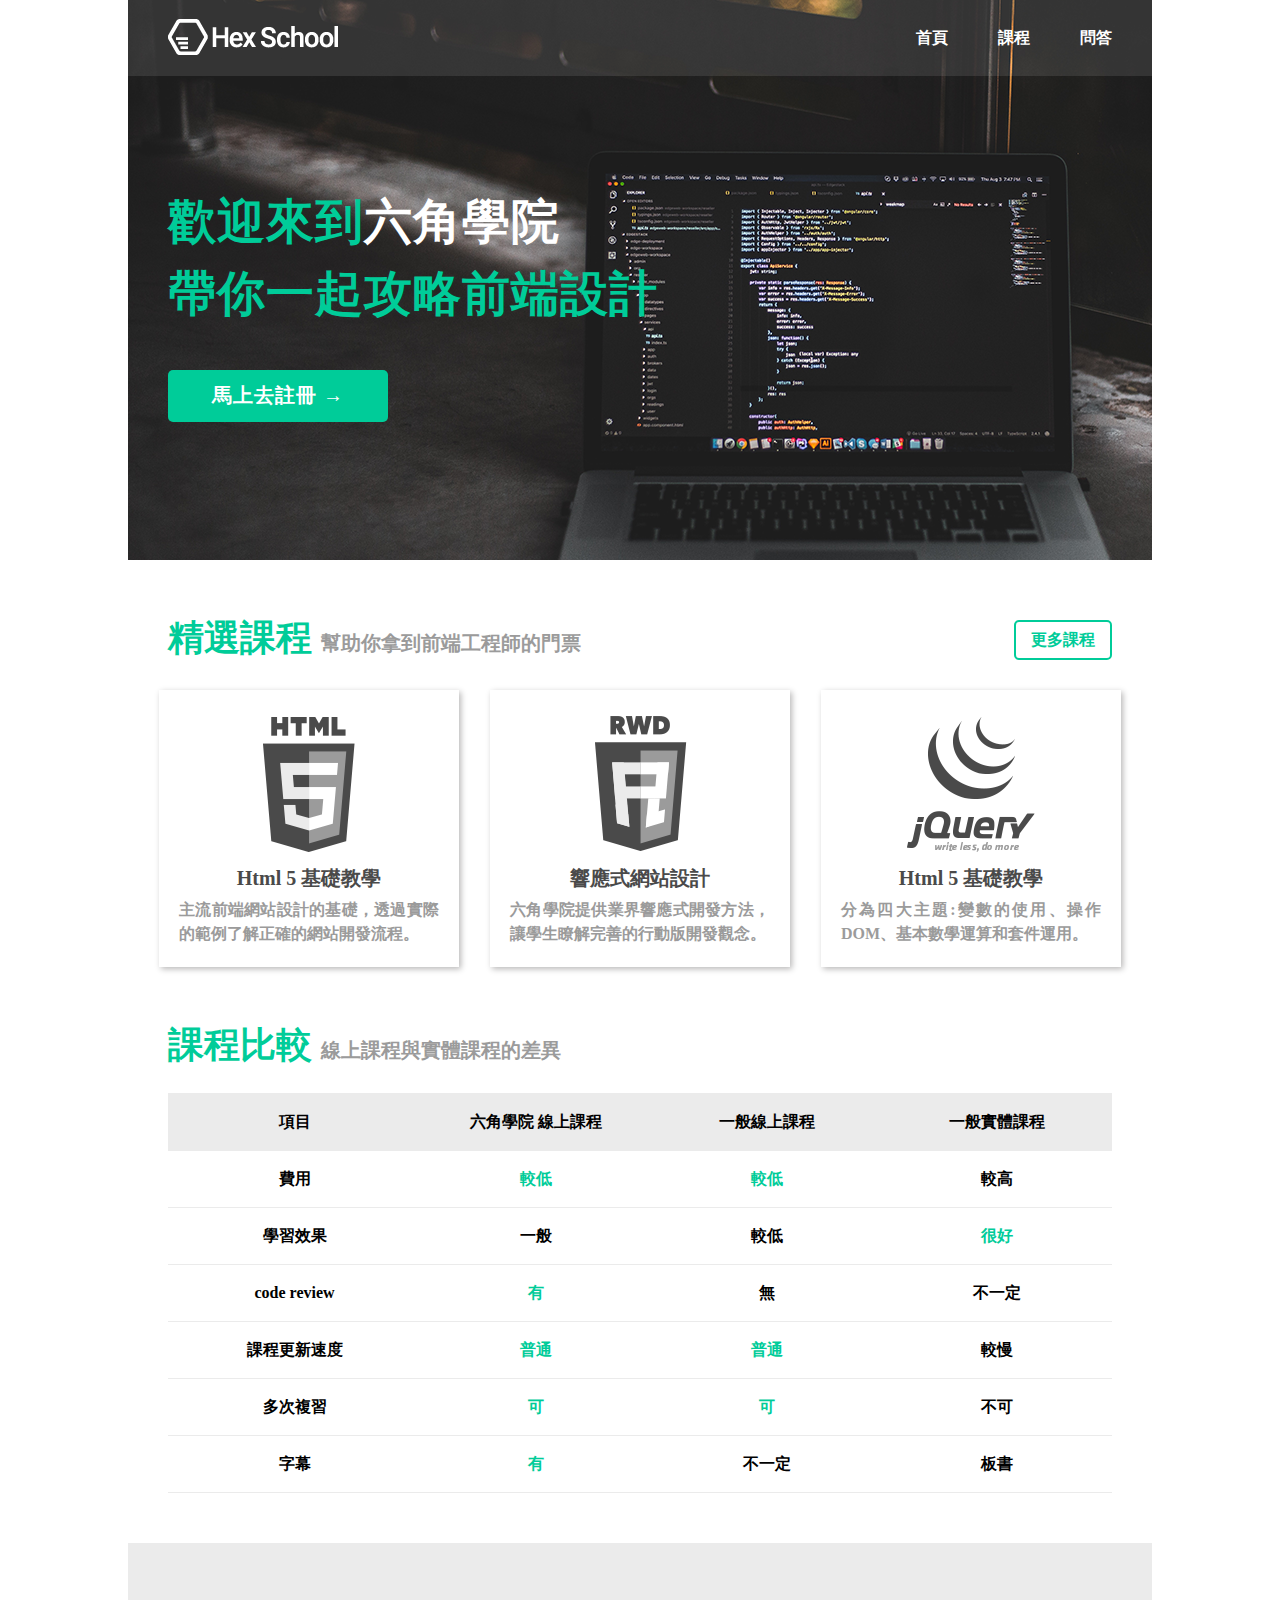
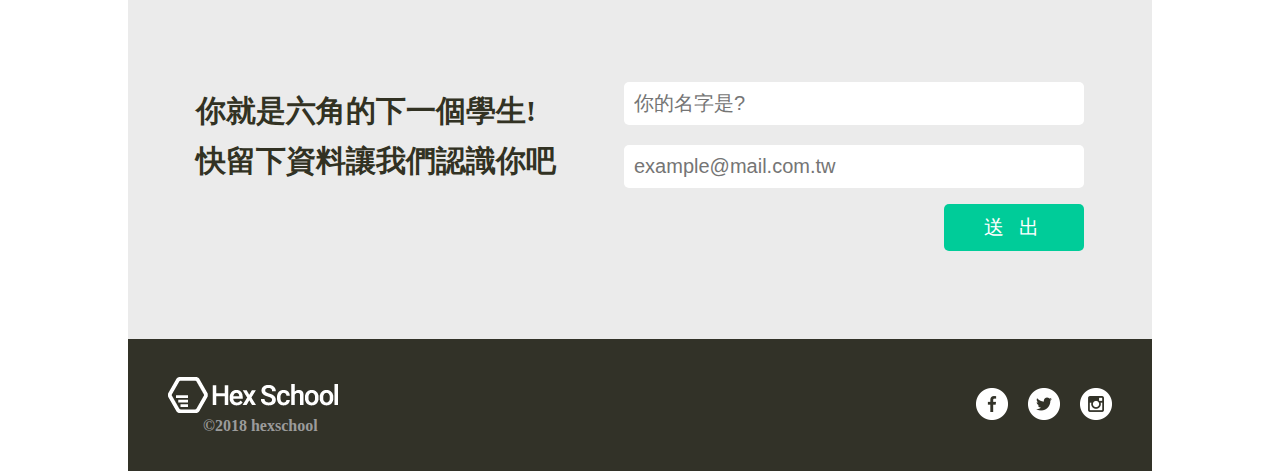
<file: index.html>
<!DOCTYPE html>
<html lang="en">
<head>
    <meta charset="UTF-8">
    <meta http-equiv="X-UA-Compatible" content="IE=edge">
    <meta name="viewport" content="width=device-width, initial-scale=1.0">
    <title>六角學院</title>
    <link rel="stylesheet" href="css.css">
</head>
<body>
    <div class="header">
        <div class="menu">
            <h1><a href="index.html"><img src="images/LOGO.png" alt=""></a></h1>
            <ul>
            <li><a href="index.html">首頁</a></li>
            <li><a href="course.html">課程</a></li>
            <li><a href="Q&A.html">問答</a></li>
            </ul>
        </div>
        <h2>歡迎來到<span>六角學院 </span><br>帶你一起攻略前端設計</h2>
        <div class="btn"><p>馬上去註冊 →</p></div>
    </div>   
    <div class="content">
        <div class="intro">
            <h2>精選課程 <span>幫助你拿到前端工程師的門票</span></h2>
            <p>更多課程</p>
        </div>
        <div class="intro2">
            <div class="html">
                <img src="images/html.png" alt="">
                <h3>Html 5 基礎教學</h3>
                <p>主流前端網站設計的基礎，透過實際的範例了解正確的網站開發流程。</p>
            </div>
            <div class="rwd">
                <img src="images/RWD.png" alt="">
                <h3>響應式網站設計</h3>
                <p>六角學院提供業界響應式開發方法，讓學生瞭解完善的行動版開發觀念。</p>
            </div>
            <div class="jq">
                <img src="images/jq.png" alt="">
                <h3>Html 5 基礎教學</h3>
                <p>分為四大主題:變數的使用、操作DOM、基本數學運算和套件運用。</p>
            </div>
        </div>
        <div class="intro">
            <h2>課程比較 <span>線上課程與實體課程的差異</span></h2>
        </div>    
            <table class="online">
                <tr>
                    <th>項目</th>
                    <th>六角學院 線上課程</th>
                    <th>一般線上課程</th>
                    <th>一般實體課程</th>
                </tr>
                <tr>
                    <td>費用</td>
                    <td class="green">較低</td>
                    <td class="green">較低</td>
                    <td>較高</td>
                </tr>
                <tr>
                    <td>學習效果</td>
                    <td>一般</td>
                    <td>較低</td>
                    <td class="green">很好</td>
                </tr>
                <tr>
                    <td>code review</td>
                    <td class="green">有</td>
                    <td>無</td>
                    <td>不一定</td>
                </tr>
                <tr>
                    <td>課程更新速度</td>
                    <td class="green">普通</td>
                    <td class="green">普通</td>
                    <td>較慢</td>
                </tr>
                <tr>
                    <td>多次複習</td>
                    <td class="green">可</td>
                    <td class="green">可</td>
                    <td>不可</td>
                </tr>
                <tr>
                    <td>字幕</td>
                    <td class="green">有</td>
                    <td>不一定</td>
                    <td>板書</td>
                </tr>
            </table>
        </div>
        <div class="subscribe">
            <h1>你就是六角的下一個學生!<br>快留下資料讓我們認識你吧</h1>
            <div>
                <form action="index.html">
                    <input type="text" placeholder="你的名字是?">
                    <input type="text" placeholder="example@mail.com.tw"> <br>
                    <div><input  class="btn2" type="submit" value="送出"></div>
                </form>
            </div>
        </div>
        <div class="footer">
            <div class="footer2">
                <img src="images/LOGO.png" alt="">
                <p>©2018 hexschool</p>
            </div>
            <ul>
                <li><a href="#"><img src="images/FB.png" alt=""></a></li>
                <li><a href="#"><img src="images/tweer.png" alt=""></a></li>
                <li><a href="#"><img src="images/ig.png" alt=""></a></li>
            </ul>
        </div>
    </div>
</body>
</html>
</file>
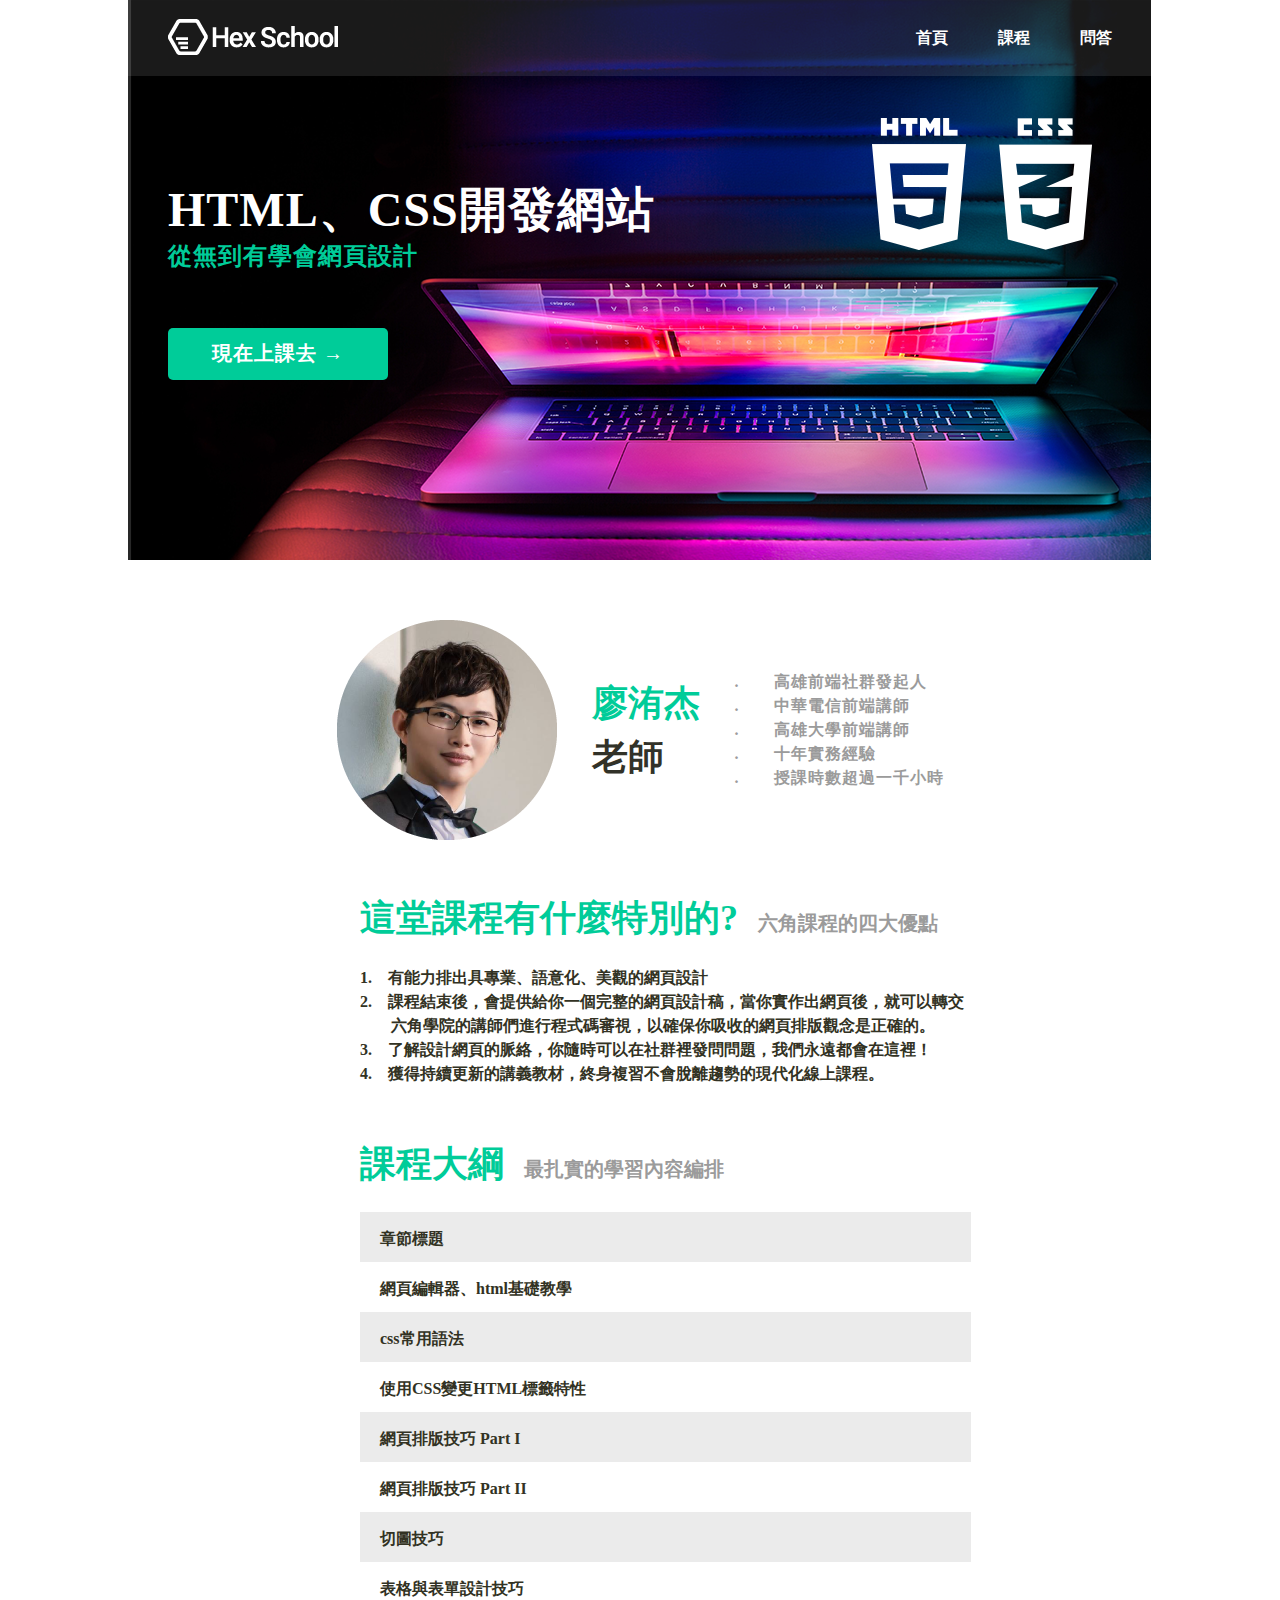
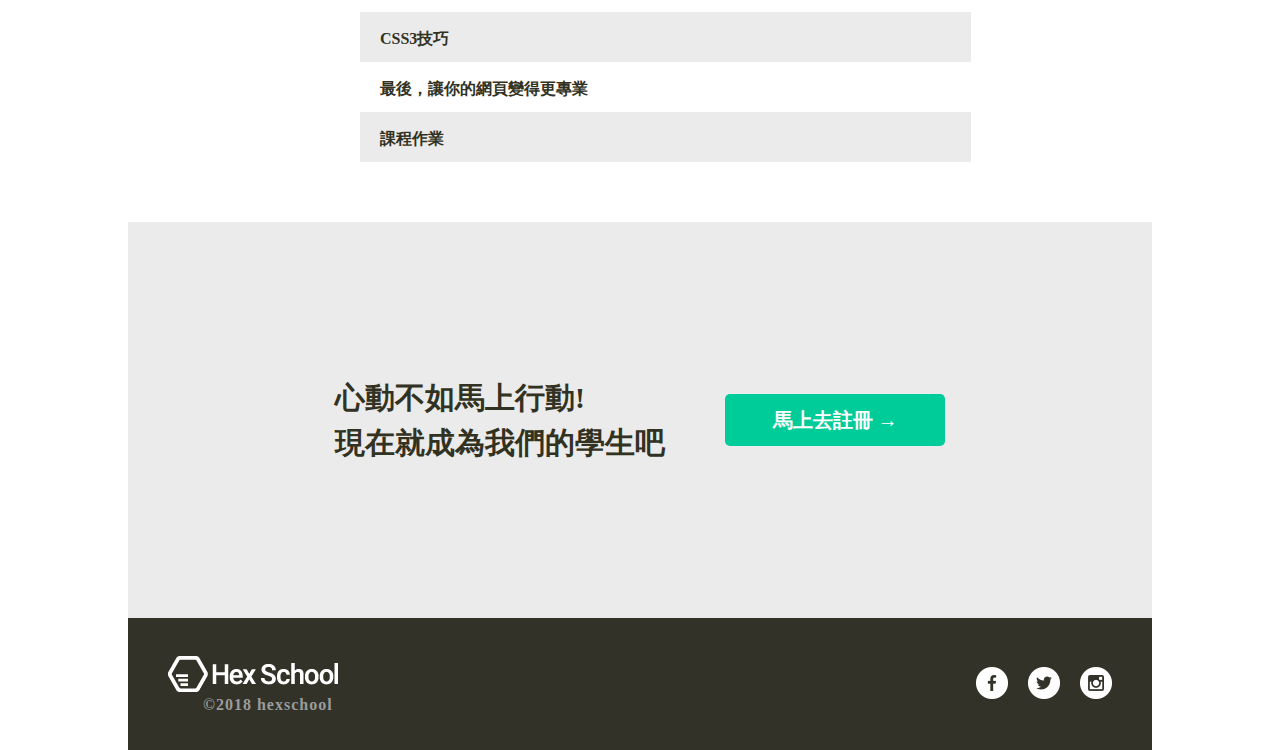
<file: course.html>
<!DOCTYPE html>
<html lang="en">
<head>
    <meta charset="UTF-8">
    <meta http-equiv="X-UA-Compatible" content="IE=edge">
    <meta name="viewport" content="width=device-width, initial-scale=1.0">
    <title>課程介紹</title>
    <link rel="stylesheet" href="css2.css">
</head>
<body>
    <div class="header">
        <div class="menu">
            <h1><a href="index.html"><img src="images/LOGO.png" alt=""></a></h1>
            <ul>
            <li><a href="index.html">首頁</a></li>
            <li><a href="course.html">課程</a></li>
            <li><a href="Q&A.html">問答</a></li>
            </ul>
        </div>
        <h2>HTML、CSS開發網站</h2>
        <h3>從無到有學會網頁設計</h3>
        <div class="btn"><p>現在上課去 →</p></div>
    </div>   
    <div class="content">
        <div class="teacher">
            <img src="images/photo.png" alt="">
            <h1>廖洧杰<br><span>老師</span></h1>
            <ul>
                <li>.&emsp;&emsp;高雄前端社群發起人</li>
                <li>.&emsp;&emsp;中華電信前端講師</li>
                <li>.&emsp;&emsp;高雄大學前端講師</li>
                <li>.&emsp;&emsp;十年實務經驗</li>
                <li>.&emsp;&emsp;授課時數超過一千小時</li>
            </ul>   
        </div>
        <div class="intro">
            <h2>這堂課程有什麼特別的?<span>六角課程的四大優點</span></h2>    
            <ul>
                <li>1.&emsp;有能力排出具專業、語意化、美觀的網頁設計</li>
                <li>2.&emsp;課程結束後，會提供給你一個完整的網頁設計稿，當你實作出網頁後，就可以轉交<br>&emsp;&ensp;&thinsp; 六角學院的講師們進行程式碼審視，以確保你吸收的網頁排版觀念是正確的。</li>
                <li>3.&emsp;了解設計網頁的脈絡，你隨時可以在社群裡發問問題，我們永遠都會在這裡！</li>
                <li>4.&emsp;獲得持續更新的講義教材，終身複習不會脫離趨勢的現代化線上課程。</li>
            </ul>
        </div>   
        <div class="intro">
            <h2>課程大綱<span>最扎實的學習內容編排</span></h2>
            <ul class="intro_content">   
                <li class="gray">章節標題</li>
                <li>網頁編輯器、html基礎教學</li>
                <li class="gray">css常用語法</li>
                <li>使用CSS變更HTML標籤特性</li>
                <li class="gray">網頁排版技巧 Part I</li>
                <li>網頁排版技巧 Part II</li>
                <li class="gray">切圖技巧</li>
                <li>表格與表單設計技巧</li>
                <li class="gray">CSS3技巧</li>
                <li>最後，讓你的網頁變得更專業</li>
                <li class="gray">課程作業</li>
            </ul>
        </div>
        <div class="subscribe">
            <h1>心動不如馬上行動!<br>現在就成為我們的學生吧</h1>
            <div class="btn2"><p>馬上去註冊 →</p></div>
        </div>
        <div class="footer">
            <div class="footer2">
                <img src="images/LOGO.png" alt="">
                <p>©2018 hexschool</p>
            </div>
            <ul>
                <li><a href="#"><img src="images/FB.png" alt=""></a></li>
                <li><a href="#"><img src="images/tweer.png" alt=""></a></li>
                <li><a href="#"><img src="images/ig.png" alt=""></a></li>
            </ul>
        </div>
    </div>
</body>
</html>
</file>
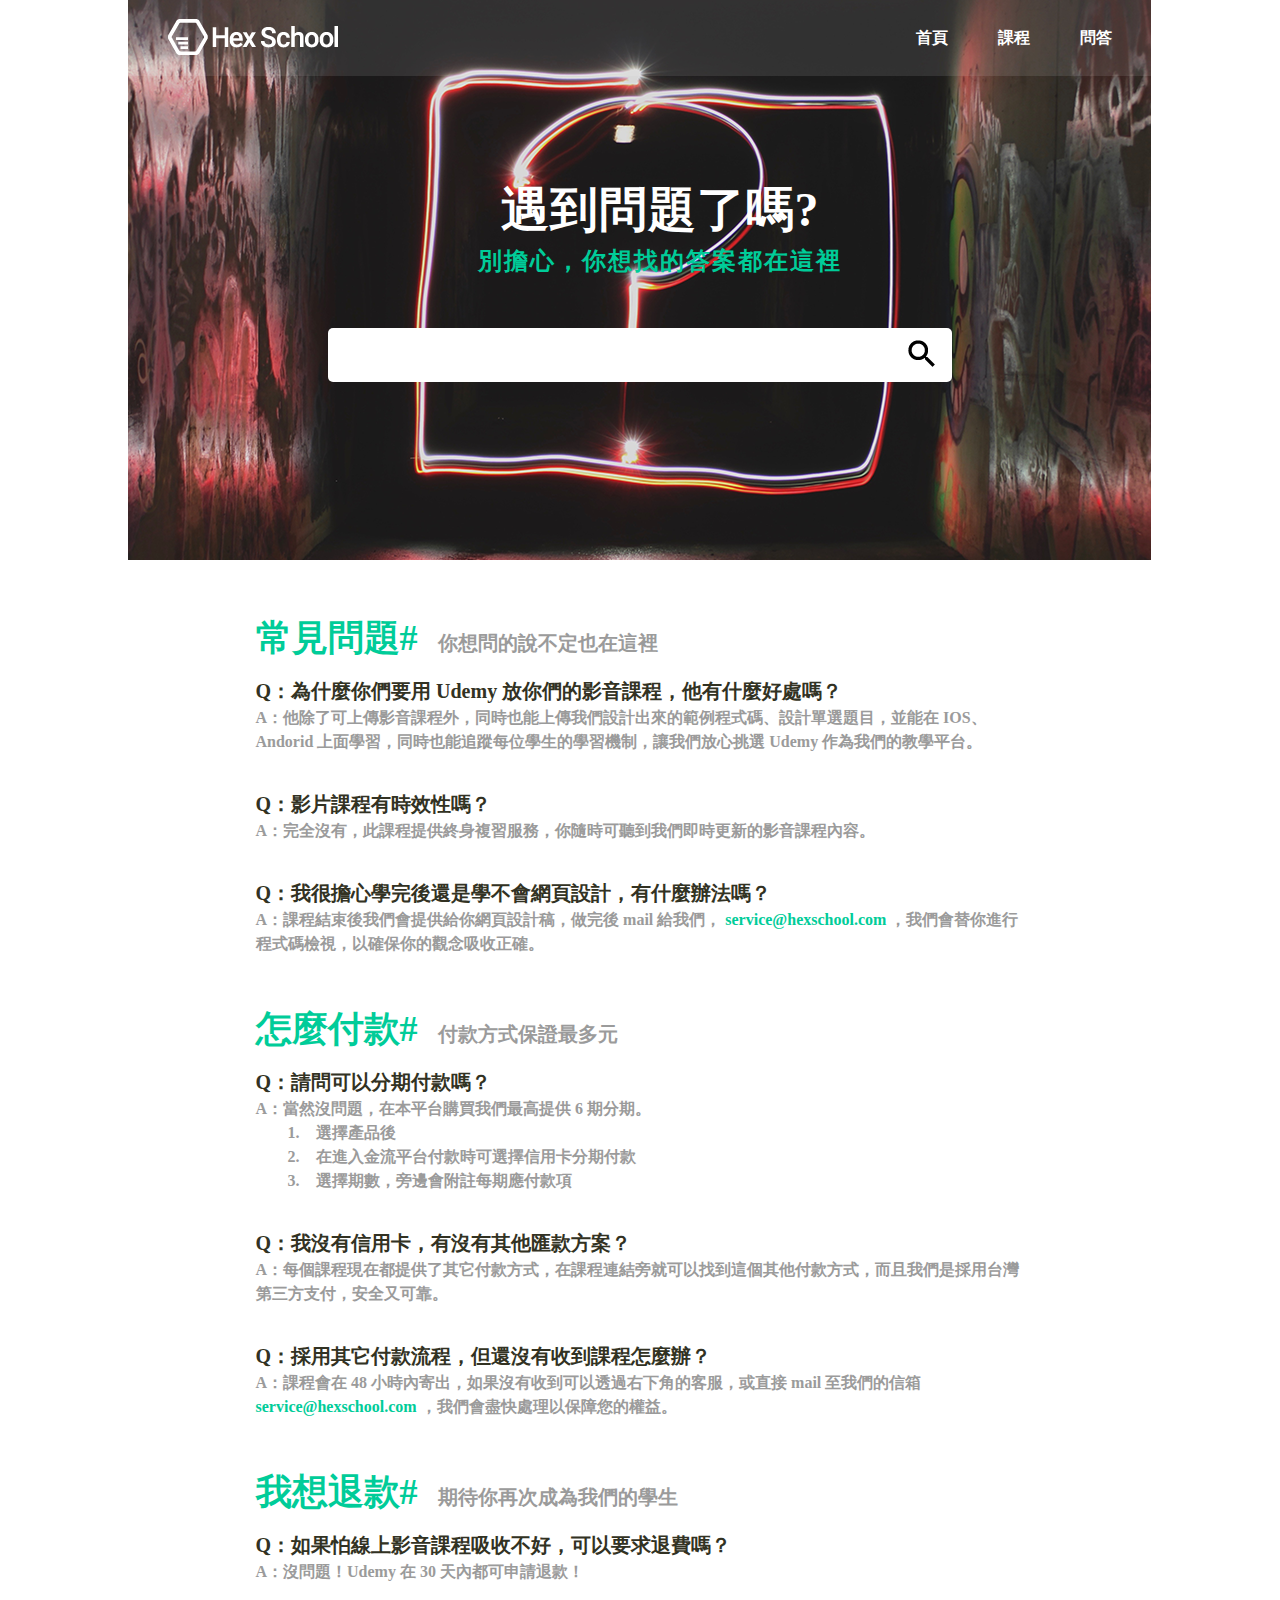
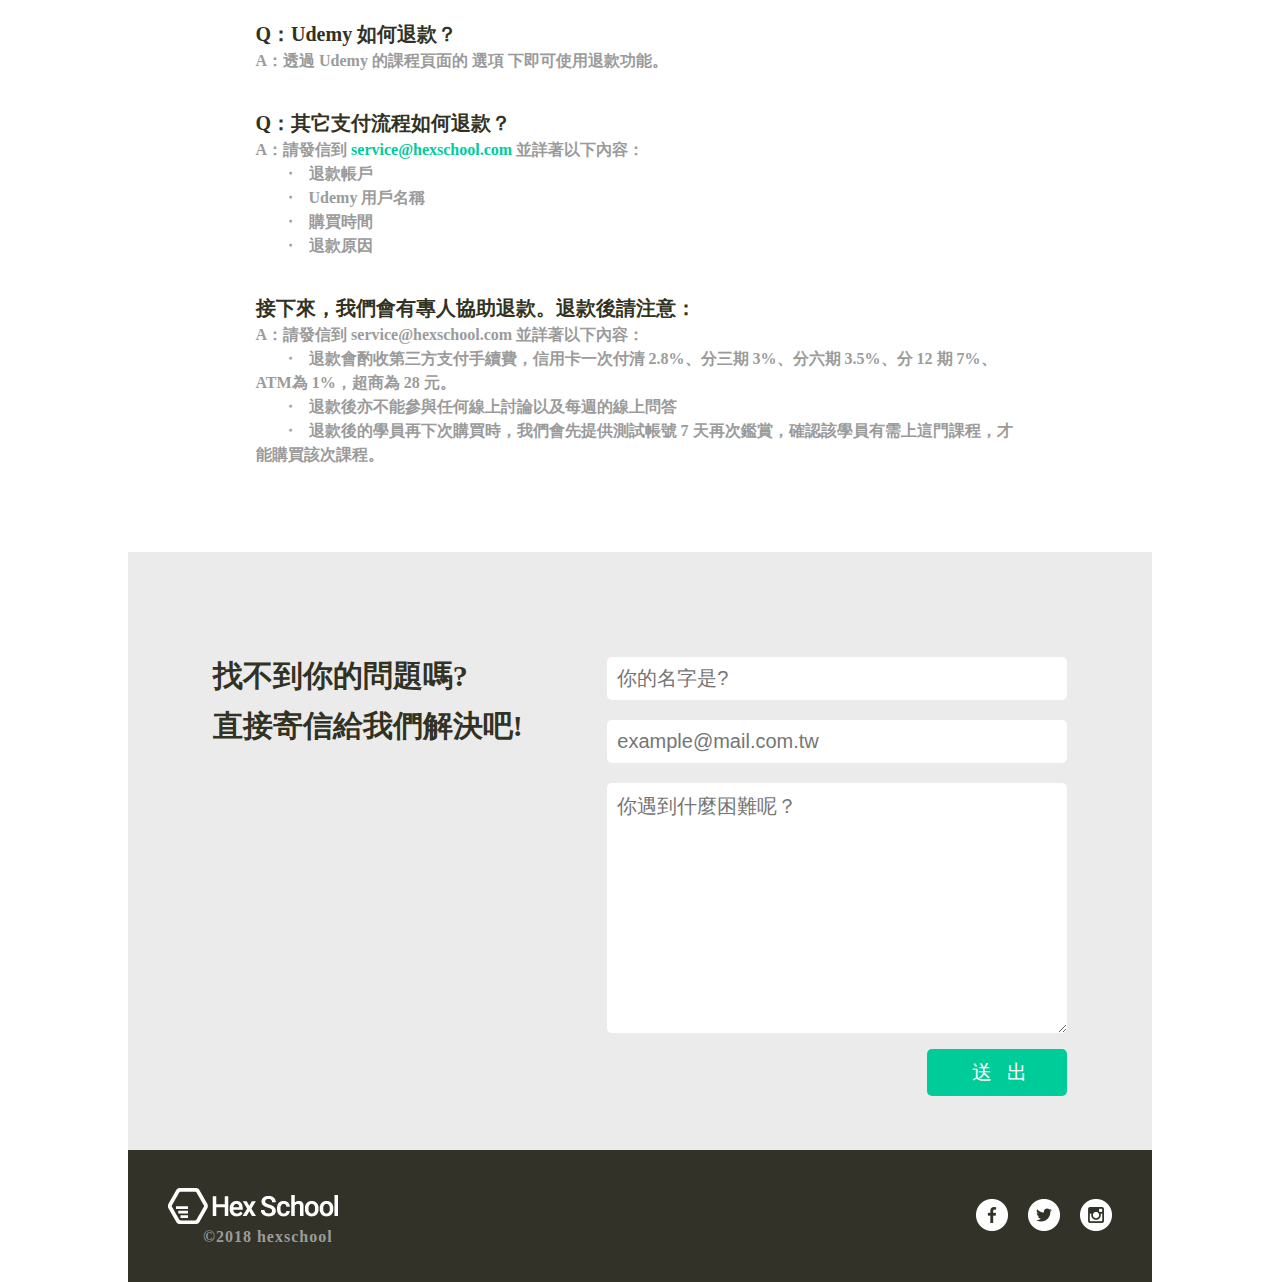
<file: Q&A.html>
<!DOCTYPE html>
<html lang="en">
<head>
    <meta charset="UTF-8">
    <meta http-equiv="X-UA-Compatible" content="IE=edge">
    <meta name="viewport" content="width=device-width, initial-scale=1.0">
    <title>常見問題</title>
    <link rel="stylesheet" href="css3.css">
</head>
<body>
    <div class="header">
        <div class="menu">
            <h1><a href="index.html"><img src="images/LOGO.png" alt=""></a></h1>
            <ul>
            <li><a href="index.html">首頁</a></li>
            <li><a href="course.html">課程</a></li>
            <li><a href="Q&A.html">問答</a></li>
            </ul>
        </div>
        <h2>遇到問題了嗎?</h2>
        <h3>別擔心，你想找的答案都在這裡</h3>
        <form action="Q&A.html">
            <input type="text">
            <a href="#"><img src="images/search.png" alt=""></a>
        </form>
    </div>   
    <div class="content">
        <div class="intro">
            <h2>常見問題#<span>你想問的說不定也在這裡</span></h2>
        </div>   
        <ul>
            <li>
                <p>Q：為什麼你們要用 Udemy 放你們的影音課程，他有什麼好處嗎？</p>
                <p class="s">A：他除了可上傳影音課程外，同時也能上傳我們設計出來的範例程式碼、設計單選題目，並能在 IOS、Andorid 上面學習，同時也能追蹤每位學生的學習機制，讓我們放心挑選 Udemy 作為我們的教學平台。</p>
            </li>
            <li>
                <p>Q：影片課程有時效性嗎？</p>
                <p class="s">A：完全沒有，此課程提供終身複習服務，你隨時可聽到我們即時更新的影音課程內容。</p>
            </li>
            <li>
                <p>Q：我很擔心學完後還是學不會網頁設計，有什麼辦法嗎？</p>
                <p class="s">A：課程結束後我們會提供給你網頁設計稿，做完後 mail 給我們， <span> service@hexschool.com </span>，我們會替你進行程式碼檢視，以確保你的觀念吸收正確。</p>
            </li>
        </ul>
        <div class="intro">
            <h2>怎麼付款#<span>付款方式保證最多元</span></h2>
        </div>   
        <ul>
            <li>
                <p>Q：請問可以分期付款嗎？</p>
                <p class="s">A：當然沒問題，在本平台購買我們最高提供 6 期分期。<br>
                    &emsp;&emsp;1.&emsp;選擇產品後<br>
                    &emsp;&emsp;2.&emsp;在進入金流平台付款時可選擇信用卡分期付款<br>
                    &emsp;&emsp;3.&emsp;選擇期數，旁邊會附註每期應付款項</p>
            </li>
            <li>
                <p>Q：我沒有信用卡，有沒有其他匯款方案？</p>
                <p class="s">A：每個課程現在都提供了其它付款方式，在課程連結旁就可以找到這個其他付款方式，而且我們是採用台灣第三方支付，安全又可靠。</p>
            </li>
            <li>
                <p>Q：採用其它付款流程，但還沒有收到課程怎麼辦？</p>
                <p class="s">A：課程會在 48 小時內寄出，如果沒有收到可以透過右下角的客服，或直接 mail 至我們的信箱 <span> service@hexschool.com </span>，我們會盡快處理以保障您的權益。</p>
            </li>
        </ul>
        <div class="intro">
            <h2>我想退款#<span>期待你再次成為我們的學生</span></h2>
        </div>   
        <ul>
            <li>
                <p>Q：如果怕線上影音課程吸收不好，可以要求退費嗎？</p>
                <p class="s">A：沒問題！Udemy 在 30 天內都可申請退款！</p>
            </li>
            <li>
                <p>Q：Udemy 如何退款？</p>
                <p class="s">A：透過 Udemy 的課程頁面的 選項 下即可使用退款功能。</p>
            </li>
            <li>
                <p>Q：其它支付流程如何退款？</p>
                <p class="s">A：請發信到 <span> service@hexschool.com </span>並詳著以下內容：<br>
                    &emsp;&emsp;‧&emsp;退款帳戶<br>
                    &emsp;&emsp;‧&emsp;Udemy 用戶名稱<br>
                    &emsp;&emsp;‧&emsp;購買時間<br>
                    &emsp;&emsp;‧&emsp;退款原因</p>
            </li>
            <li>
                <p>接下來，我們會有專人協助退款。退款後請注意：</p>
                <p class="s">A：請發信到 service@hexschool.com 並詳著以下內容：<br>
                    &emsp;&emsp;‧&emsp;退款會酌收第三方支付手續費，信用卡一次付清 2.8%、分三期 3%、分六期 3.5%、分 12 期 7%、ATM為 1%，超商為 28 元。<br>
                    &emsp;&emsp;‧&emsp;退款後亦不能參與任何線上討論以及每週的線上問答<br>
                    &emsp;&emsp;‧&emsp;退款後的學員再下次購買時，我們會先提供測試帳號 7 天再次鑑賞，確認該學員有需上這門課程，才能購買該次課程。</p>
            </li>
        </ul>
        <div class="subscribe">
            <h1>找不到你的問題嗎?<br>直接寄信給我們解決吧!</h1>
            <div>
                <form action="index.html">
                    <input type="text" placeholder="你的名字是?">
                    <input type="text" placeholder="example@mail.com.tw">
                    <textarea name="" id="" cols="30" rows="10" placeholder="你遇到什麼困難呢？"></textarea><br>
                    <div><input  class="btn2" type="submit" value="送出"></div>
                </form>
            </div>
        </div>
    </div>    
        <div class="footer">
            <div class="footer2">
                <img src="images/LOGO.png" alt="">
                <p>©2018 hexschool</p>
            </div>
            <ul>
                <li><a href="#"><img src="images/FB.png" alt=""></a></li>
                <li><a href="#"><img src="images/tweer.png" alt=""></a></li>
                <li><a href="#"><img src="images/ig.png" alt=""></a></li>
            </ul>
        </div>
</body>
</html>
</file>
<file: css.css>
/* http://meyerweb.com/eric/tools/css/reset/ 
   v2.0 | 20110126
   License: none (public domain)
*/

html, body, div, span, applet, object, iframe,
h1, h2, h3, h4, h5, h6, p, blockquote, pre,
a, abbr, acronym, address, big, cite, code,
del, dfn, em, img, ins, kbd, q, s, samp,
small, strike, strong, sub, sup, tt, var,
b, u, i, center,
dl, dt, dd, ol, ul, li,
fieldset, form, label, legend,
table, caption, tbody, tfoot, thead, tr, th, td,
article, aside, canvas, details, embed, 
figure, figcaption, footer, header, hgroup, 
menu, nav, output, ruby, section, summary,
time, mark, audio, video {
	margin: 0;
	padding: 0;
	border: 0;
	font-size: 100%;
	font: inherit;
	vertical-align: baseline;
}
/* HTML5 display-role reset for older browsers */
article, aside, details, figcaption, figure, 
footer, header, hgroup, menu, nav, section {
	display: block;
}
body {
	line-height: 1;
}
ol, ul {
	list-style: none;
}
blockquote, q {
	quotes: none;
}
blockquote:before, blockquote:after,
q:before, q:after {
	content: '';
	content: none;
}
table {
	border-collapse: collapse;
	border-spacing: 0;
}


/*上面是CSS reset*/

body{
    font-family: Microsoft JhengHei;
    margin:0 auto;
    width: 1024px;
    font-weight: 600;
}

/*上方選單*/

.header{
    background-image:url("images/banner.png");
    width: 1024px;
    height: 560px;
}
.menu{
    height: 76px;
    background:rgb(255,255,255,0.1);
    display: flex;
    align-items: center;
    justify-content: space-between;
    padding-left: 40px;
    padding-right: 40px;
}

.menu ul{
    display: flex;
}
.menu li a{
    color: white;
    font-size: 16px;
    margin-left: 50px;
    text-decoration: none;
}

.menu li a:hover {
    color: #00cc99;
    border-bottom: 5px solid #00cc99;
    padding-bottom: 23px;

}

/*上方BANNER*/

.header h2{
    color: #00cc99;
    font-size: 48px;
    margin-top: 110px;
    margin-left:40px ;
    line-height: 72px;
    letter-spacing: 1px;
}

.header h2 span{
    color: white;
}

.btn{
    width: 220px;
    height: 52px;
    border-radius: 5px;
    background:#00cc99;
    margin-left: 40px;
}

.btn:hover{
    background: #008b69;
}

.btn p {
    color: white;
    text-align: center;
    padding-top: 15px;
    margin-top: 40px;
    letter-spacing: 1px;
    font-size: 20px;
}


/*精選課程標題*/

.intro{
    display: flex;
    justify-content: space-between;
    padding-left: 40px;
    padding-right: 40px;
    padding-top: 60px;
    padding-bottom: 30px;
}

.intro h2 {
    color: #00cc99;
    font-size: 36px;
    
}

.intro span {
    color: #9b9b9b;
    font-size: 20px;
}

.intro p{
    color: #00cc99;
    border: 2px solid #00cc99;
    padding: 10px;
    padding-left: 15px;
    padding-right: 15px;
    border-radius: 5px;
}

.intro p:hover {
    background: #00cc99;
    color: white;
}

/*精選課程內容*/

.intro2{
    display: flex;
    justify-content: space-evenly;
}

.html ,.rwd ,.jq{
    width: 300px;
    height: 277px;
    box-shadow: 2px 2px 6px rgb(184, 183, 183);
    text-align: center;
}

.intro2 h3{

    font-size: 20px;
    color:#4a4a4a;
    padding-top: 5px;

}

.intro2 p{

    color:#9b9b9b;
    line-height: 24px;
    padding: 10px;
    padding-left: 20px;
    padding-right: 20px;
    text-align: justify;

}

/*課程比較 標題*/
.online{
    margin-left: 40px;
    margin-right: 40px;
}

/*課程比較 表格*/

table tr{
    border-top: 1px solid  #ebebeb;
    border-bottom: 1px solid  #ebebeb;

}
table th ,td{
    padding-top: 20px;
    padding-bottom: 20px;
    text-align: center;

}

table th{
    background: #ebebeb;
    width: 1024px;
}

.green{
    color: #00cc99;
}

/*留下資料 表單*/

.subscribe{
    margin-top: 50px;
    width: 1024px; 
    height: 396px;
    background: #ebebeb;
    display: flex;
    align-items: center;
    justify-content: space-evenly;
}

.subscribe h1{
    font-size: 30px;
    color: #323223;
    line-height: 50px;
    margin-top: -10px;
}

form{
    display: flex;
    flex-direction: column;
    width: 460px;
    margin-top: 30px;
}

form input{
    margin-top: 20px;
    padding: 10px;
    font-size: 20px;
    border: none;
    color: #9b9b9b;
    border-radius: 5px;
} 

.btn2 {
    color: white;
    width: 140px;
    background: #00cc99;
    border-radius: 5px;
    float: right; 
    margin-top: 0px;
    font-size: 20px;
    letter-spacing: 15px;
    padding-left: 20px;
}

.btn2:hover{
    background:#008b69;
}

/*表尾*/

.footer{
    width: 1024px;
    height: 132px;
    background:#323228;
    display: flex;
    justify-content: space-between;
    align-items: center;
}

.footer2{
    padding-left: 40px;
}

.footer2 p{
    padding-top: 2px;
    color: #9b9b9b;
    padding-left: 35px;
}

.footer ul{
    display: flex;
    padding-right: 40px;
}

.footer li{
    padding-left: 20px;
}
</file>
<file: css2.css>
/* http://meyerweb.com/eric/tools/css/reset/ 
   v2.0 | 20110126
   License: none (public domain)
*/

html, body, div, span, applet, object, iframe,
h1, h2, h3, h4, h5, h6, p, blockquote, pre,
a, abbr, acronym, address, big, cite, code,
del, dfn, em, img, ins, kbd, q, s, samp,
small, strike, strong, sub, sup, tt, var,
b, u, i, center,
dl, dt, dd, ol, ul, li,
fieldset, form, label, legend,
table, caption, tbody, tfoot, thead, tr, th, td,
article, aside, canvas, details, embed, 
figure, figcaption, footer, header, hgroup, 
menu, nav, output, ruby, section, summary,
time, mark, audio, video {
	margin: 0;
	padding: 0;
	border: 0;
	font-size: 100%;
	font: inherit;
	vertical-align: baseline;
}
/* HTML5 display-role reset for older browsers */
article, aside, details, figcaption, figure, 
footer, header, hgroup, menu, nav, section {
	display: block;
}
body {
	line-height: 1;
}
ol, ul {
	list-style: none;
}
blockquote, q {
	quotes: none;
}
blockquote:before, blockquote:after,
q:before, q:after {
	content: '';
	content: none;
}
table {
	border-collapse: collapse;
	border-spacing: 0;
}


/*上面是CSS reset*/
body{
    font-family: Microsoft JhengHei;
    margin:0 auto;
    width: 1024px;
    font-weight: 600;
}

/*上方選單*/

.header{
    background-image:url("images/banner2.png");
    width: 1024px;
    height: 560px;
}
.menu{
    height: 76px;
    background:rgb(255,255,255,0.1);
    display: flex;
    align-items: center;
    justify-content: space-between;
    padding-left: 40px;
    padding-right: 40px;
}

.menu ul{
    display: flex;
}
.menu li a{
    color: white;
    font-size: 16px;
    margin-left: 50px;
    text-decoration: none;
}

.menu li a:hover {
    color: #00cc99;
    border-bottom: 5px solid #00cc99;
    padding-bottom: 23px;
}

/*上方BANNER*/

.header h2{
    color: white;
    font-size: 48px;
    margin-top: 110px;
    margin-left:40px ;
    letter-spacing: 1px;
}

.header h3{
    color:#00cc99;
    font-size: 24px;
    margin-top: 10px;
    margin-left:40px ;
    letter-spacing: 1px;
}

.btn{
    width: 220px;
    height: 52px;
    border-radius: 5px;
    background:#00cc99;
    margin-left: 40px;
    margin-top: 60px;
}

.btn:hover{
    background: #008b69;
}

.btn p {
    color: white;
    text-align: center;
    padding-top: 15px;
    margin-top: 40px;
    letter-spacing: 1px;
    font-size: 20px;
}

.content{
    width: 1024px;
}

/*老師介紹*/

.teacher{
    display: flex;
    align-items: center;
    justify-content: center;
    margin-top: 60px;
    margin-bottom: 60px;
}

.teacher h1{
    padding-left: 35px;
    color: #00cc99;
    font-size: 36px;
    line-height: 54px;
}

.teacher span {
    color: #323228;
}

.teacher ul{
    padding-left: 35px;
}

.teacher li{
    color: #9b9b9b;
    line-height: 24px;
    letter-spacing: 1px;
}

/*這堂課有甚麼特別的?*/

.intro{
    padding-bottom: 30px;
    width: 620px;
    margin: 0 auto;
}

.intro h2 {
    color: #00cc99;
    font-size: 36px;
    padding-left: 30px;  
}

.intro span {
    color: #9b9b9b;
    font-size: 20px;
    padding-left: 20px;
}

.intro ul{
    margin: 0 auto;
    width: 611px;
    padding: 30px;
}

.intro li{
    color:#323223 ;
    line-height:24px ;   
}
.intro_content{
    margin: 0 auto;
    width: 620px;
    padding-top: 30px;
}
.intro_content li{
    height: 35px;
    padding-top: 15px;
    padding-left: 20px;
}

.gray{
    background:#ebebeb;
}

.subscribe{
    width: 1024px; 
    height: 396px;
    background: #ebebeb;
    display: flex;
    align-items: center;
    justify-content: center;
}

.btn2{
    width: 220px;
    height: 52px;
    background: #00CC99;
    border-radius: 5px;
    color: white;
    text-align: center;
    margin-left:60px ;
}
.btn2 p{
    font-size: 20px;
    padding: 16px;
}

.subscribe h1{
    font-size: 30px;
    color: #323223;
    line-height: 45px;
}

.btn2:hover{
    background:#008b69;
}



/*表尾*/

.footer{
    width: 1024px;
    height: 132px;
    background:#323228;
    display: flex;
    justify-content: space-between;
    align-items: center;
}

.footer2{
    padding-left: 40px;
}

.footer2 p{
    padding-top: 2px;
    color: #9b9b9b;
    padding-left: 35px;
    letter-spacing: 1px;
}

.footer ul{
    display: flex;
    padding-right: 40px;
}

.footer li{
    padding-left: 20px;
}
</file>
<file: css3.css>
/* http://meyerweb.com/eric/tools/css/reset/ 
   v2.0 | 20110126
   License: none (public domain)
*/

html, body, div, span, applet, object, iframe,
h1, h2, h3, h4, h5, h6, p, blockquote, pre,
a, abbr, acronym, address, big, cite, code,
del, dfn, em, img, ins, kbd, q, s, samp,
small, strike, strong, sub, sup, tt, var,
b, u, i, center,
dl, dt, dd, ol, ul, li,
fieldset, form, label, legend,
table, caption, tbody, tfoot, thead, tr, th, td,
article, aside, canvas, details, embed, 
figure, figcaption, footer, header, hgroup, 
menu, nav, output, ruby, section, summary,
time, mark, audio, video {
	margin: 0;
	padding: 0;
	border: 0;
	font-size: 100%;
	font: inherit;
	vertical-align: baseline;
}
/* HTML5 display-role reset for older browsers */
article, aside, details, figcaption, figure, 
footer, header, hgroup, menu, nav, section {
	display: block;
}
body {
	line-height: 1;
}
ol, ul {
	list-style: none;
}
blockquote, q {
	quotes: none;
}
blockquote:before, blockquote:after,
q:before, q:after {
	content: '';
	content: none;
}
table {
	border-collapse: collapse;
	border-spacing: 0;
}


/*上面是CSS reset*/
body{
    font-family: Microsoft JhengHei;
    margin:0 auto;
    width: 1024px;
    font-weight: 600;
    position: relative;

}

/*
*{outline: 1px solid #000;}
*/

/*上方選單*/

.header{
    background-image:url("images/banner3.png");
    width: 1024px;
    height: 560px;
    margin-bottom: 60px;
}
.menu{
    height: 76px;
    background:rgb(255,255,255,0.1);
    display: flex;
    align-items: center;
    justify-content: space-between;
    padding-left: 40px;
    padding-right: 40px;
}

.menu ul{
    display: flex;
}
.menu li a{
    color: white;
    font-size: 16px;
    margin-left: 50px;
    text-decoration: none;
}

.menu li a:hover {
    color: #00cc99;
    border-bottom: 5px solid #00cc99;
    padding-bottom: 23px;
}

.header h2{
    color: white;
    font-size: 48px;
    margin-top: 110px;
    margin-left:40px ;
    letter-spacing: 1px;
    text-align: center;
}

.header h3{
    color:#00cc99;
    font-size: 24px;
    margin-top: 10px;
    margin-left:40px ;
    letter-spacing: 2px;
    text-align: center;
    margin-top: 15px;
}

.header form {
    text-align: center;
    margin-top: 55px;
}


.header form input {
    width: 620px;
    height: 52px;
    border: none;
    border-radius: 5px;

}

.header form a{
    position: absolute;
    left: 780px;
    top:340px;  
}

.intro{
    width: 769px;
    margin: 0 auto;

}

.intro h2 {
    color: #00cc99;
    font-size: 36px; 
    margin-bottom: 20px ; 
    margin-top: 20px;
}

.intro span {
    color: #9b9b9b;
    font-size: 20px;
    padding-left: 20px;
}

.content ul{
    width: 769px;
    margin: 0 auto;
}

.content li {
    padding-bottom: 35px;
    font-size: 20px;
    color: #323223;
    line-height: 30px;
}

.s{
    font-size: 16px;
    color: #9b9b9b;
    line-height: 24px;
}

.content li span {
    color: #00cc99;
}

/*留下資料 表單*/

.subscribe{
    margin-top: 50px;
    width: 1024px; 
    height: 598px;
    background: #ebebeb;
    display: flex;
    align-items: center;
    justify-content: space-evenly;
}

.subscribe h1{
    font-size: 30px;
    color: #323223;
    line-height: 50px;
    margin-top: -300px;
}

.subscribe form{
    display: flex;
    flex-direction: column;
    width: 460px;
    margin-top: 30px;
}

.subscribe form input , textarea{
    margin-top: 20px;
    padding: 10px;
    font-size: 20px;
    border: none;
    color: white;
    border-radius: 5px;
} 

.subscribe .btn2 {
    color: white;
    width: 140px;
    background: #00cc99;
    border-radius: 5px;
    float: right; 
    margin-top: 0px;
    font-size: 20px;
    letter-spacing: 15px;
    padding-left: 30px;
}

.subscribe .btn2:hover{
    background:#008b69;
}

/*表尾*/

.footer{
    width: 1024px;
    height: 132px;
    background:#323228;
    display: flex;
    justify-content: space-between;
    align-items: center;
}


.footer2{
    padding-left: 40px;
}

.footer2 p{
    padding-top: 2px;
    color: #9b9b9b;
    padding-left: 35px;
    letter-spacing: 1px;
}

.footer ul{
    display: flex;
    padding-right: 40px;
}

.footer li{
    padding-left: 20px;
}
</file>
